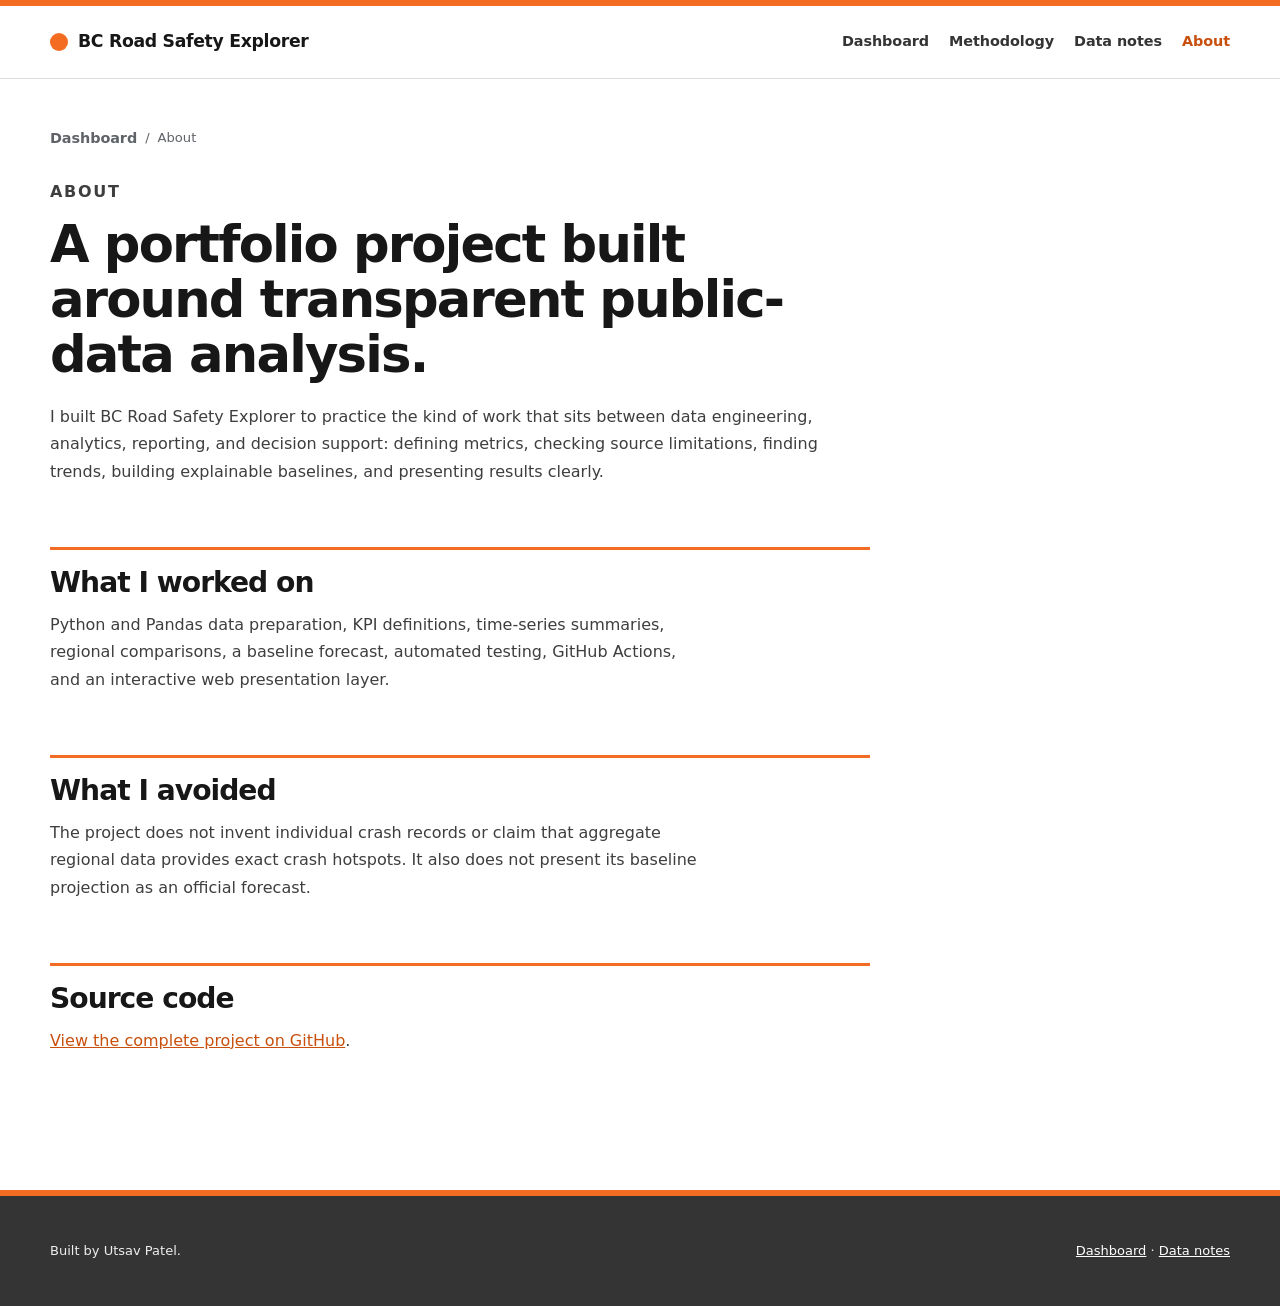
<file: site/about/index.html>
<!doctype html>
<html lang="en-CA">
<head>
  <meta charset="utf-8">
  <meta name="viewport" content="width=device-width, initial-scale=1">
  <title>About the Project | BC Road Safety Explorer</title>
  <meta name="description" content="About BC Road Safety Explorer, an independent portfolio project by Utsav Patel for public-sector road safety analytics and reporting.">
  <link rel="canonical" href="https://utsav7123.github.io/bc-road-safety-explorer/about/">
  <link rel="icon" href="../assets/favicon.svg" type="image/svg+xml">
  <link rel="manifest" href="../site.webmanifest">
  <link rel="stylesheet" href="../assets/styles.css">
  <meta property="og:type" content="article">
  <meta property="og:title" content="About the Project | BC Road Safety Explorer">
  <meta property="og:description" content="An independent portfolio project focused on road safety analytics, KPI reporting, and clear communication of public data.">
  <meta property="og:url" content="https://utsav7123.github.io/bc-road-safety-explorer/about/">
  <meta property="og:image" content="https://utsav7123.github.io/bc-road-safety-explorer/assets/social-card.svg">
  <meta name="twitter:card" content="summary_large_image">
  <meta name="twitter:title" content="About the Project | BC Road Safety Explorer">
  <meta name="twitter:description" content="Road safety analytics, KPI reporting, and clear communication of public data.">
  <meta name="twitter:image" content="https://utsav7123.github.io/bc-road-safety-explorer/assets/social-card.svg">
  <script type="application/ld+json">{"@context":"https://schema.org","@type":"AboutPage","name":"About BC Road Safety Explorer","url":"https://utsav7123.github.io/bc-road-safety-explorer/about/","author":{"@type":"Person","name":"Utsav Patel","url":"https://github.com/utsav7123"}}</script>
</head>
<body>
<header class="site-header"><div class="header"><a class="brand" href="../">BC Road Safety Explorer</a><nav aria-label="Primary"><a href="../">Dashboard</a><a href="../methodology/">Methodology</a><a href="../data-notes/">Data notes</a><a href="./" aria-current="page">About</a></nav></div></header>
<main id="main">
  <nav class="breadcrumbs" aria-label="Breadcrumb"><a href="../">Dashboard</a><span aria-hidden="true">/</span><span>About</span></nav>
  <article class="article">
    <p class="eyebrow">About</p>
    <h1>A portfolio project built around transparent public-data analysis.</h1>
    <p class="lede">I built BC Road Safety Explorer to practice the kind of work that sits between data engineering, analytics, reporting, and decision support: defining metrics, checking source limitations, finding trends, building explainable baselines, and presenting results clearly.</p>
    <section class="section"><h2>What I worked on</h2><p class="section-copy">Python and Pandas data preparation, KPI definitions, time-series summaries, regional comparisons, a baseline forecast, automated testing, GitHub Actions, and an interactive web presentation layer.</p></section>
    <section class="section"><h2>What I avoided</h2><p class="section-copy">The project does not invent individual crash records or claim that aggregate regional data provides exact crash hotspots. It also does not present its baseline projection as an official forecast.</p></section>
    <section class="section"><h2>Source code</h2><p class="section-copy"><a href="https://github.com/utsav7123/bc-road-safety-explorer">View the complete project on GitHub</a>.</p></section>
  </article>
</main>
<footer><div class="footer-inner"><span>Built by Utsav Patel.</span><span><a href="../">Dashboard</a> · <a href="../data-notes/">Data notes</a></span></div></footer>
</body>
</html>
</file>
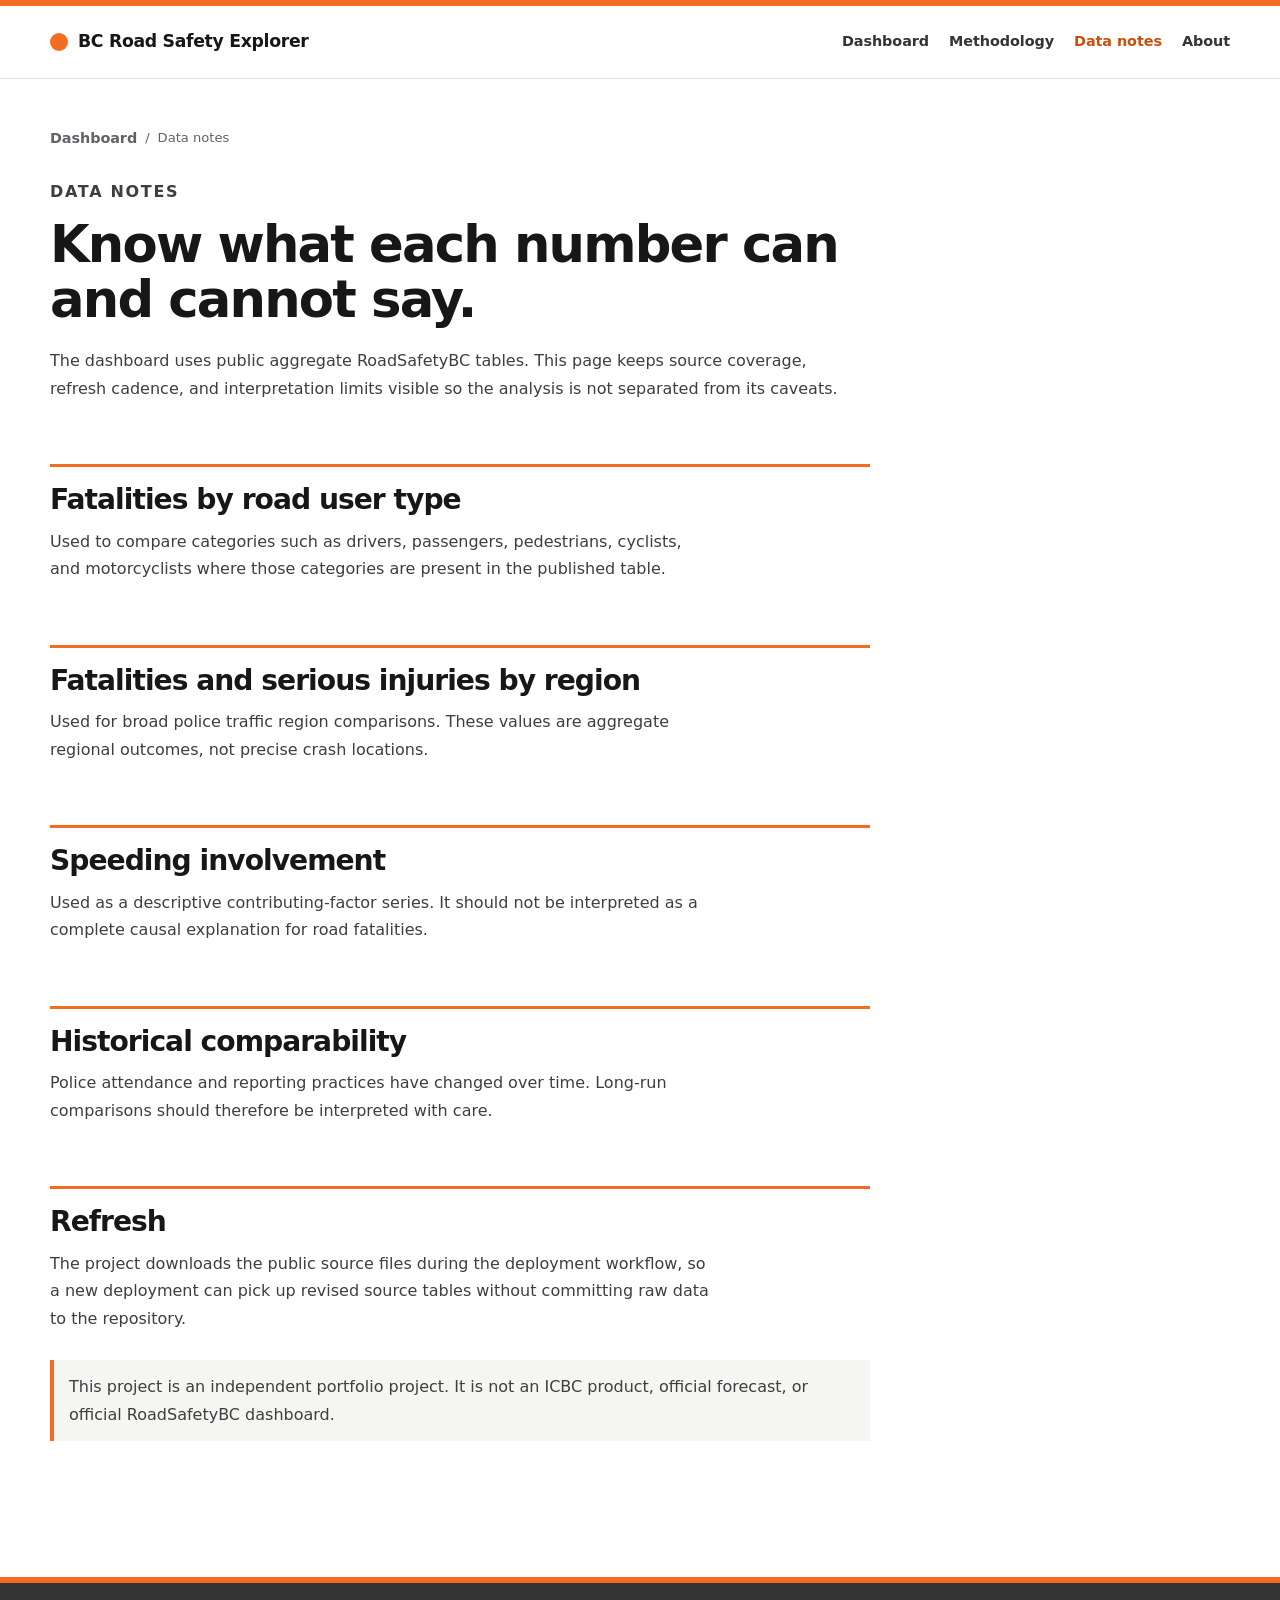
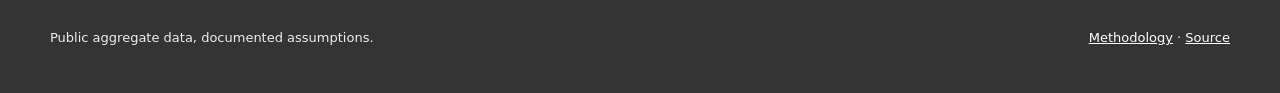
<file: site/data-notes/index.html>
<!doctype html>
<html lang="en-CA">
<head>
  <meta charset="utf-8">
  <meta name="viewport" content="width=device-width, initial-scale=1">
  <title>Data Notes | BC Road Safety Explorer</title>
  <meta name="description" content="Source coverage, refresh cadence, reporting caveats, and interpretation notes for the public road safety datasets used by BC Road Safety Explorer.">
  <link rel="canonical" href="https://utsav7123.github.io/bc-road-safety-explorer/data-notes/">
  <link rel="icon" href="../assets/favicon.svg" type="image/svg+xml">
  <link rel="manifest" href="../site.webmanifest">
  <link rel="stylesheet" href="../assets/styles.css">
  <meta property="og:type" content="article">
  <meta property="og:title" content="Data Notes | BC Road Safety Explorer">
  <meta property="og:description" content="Coverage, refresh timing, caveats, and interpretation guidance for the public BC road safety data used in the project.">
  <meta property="og:url" content="https://utsav7123.github.io/bc-road-safety-explorer/data-notes/">
  <meta property="og:image" content="https://utsav7123.github.io/bc-road-safety-explorer/assets/social-card.svg">
  <meta name="twitter:card" content="summary_large_image">
  <meta name="twitter:title" content="Data Notes | BC Road Safety Explorer">
  <meta name="twitter:description" content="Coverage and caveats for the public BC road safety data used in the project.">
  <meta name="twitter:image" content="https://utsav7123.github.io/bc-road-safety-explorer/assets/social-card.svg">
  <script type="application/ld+json">{"@context":"https://schema.org","@type":"BreadcrumbList","itemListElement":[{"@type":"ListItem","position":1,"name":"Dashboard","item":"https://utsav7123.github.io/bc-road-safety-explorer/"},{"@type":"ListItem","position":2,"name":"Data Notes","item":"https://utsav7123.github.io/bc-road-safety-explorer/data-notes/"}]}</script>
</head>
<body>
<header class="site-header"><div class="header"><a class="brand" href="../">BC Road Safety Explorer</a><nav aria-label="Primary"><a href="../">Dashboard</a><a href="../methodology/">Methodology</a><a href="./" aria-current="page">Data notes</a><a href="../about/">About</a></nav></div></header>
<main id="main">
  <nav class="breadcrumbs" aria-label="Breadcrumb"><a href="../">Dashboard</a><span aria-hidden="true">/</span><span>Data notes</span></nav>
  <article class="article">
    <p class="eyebrow">Data notes</p>
    <h1>Know what each number can and cannot say.</h1>
    <p class="lede">The dashboard uses public aggregate RoadSafetyBC tables. This page keeps source coverage, refresh cadence, and interpretation limits visible so the analysis is not separated from its caveats.</p>
    <section class="section"><h2>Fatalities by road user type</h2><p class="section-copy">Used to compare categories such as drivers, passengers, pedestrians, cyclists, and motorcyclists where those categories are present in the published table.</p></section>
    <section class="section"><h2>Fatalities and serious injuries by region</h2><p class="section-copy">Used for broad police traffic region comparisons. These values are aggregate regional outcomes, not precise crash locations.</p></section>
    <section class="section"><h2>Speeding involvement</h2><p class="section-copy">Used as a descriptive contributing-factor series. It should not be interpreted as a complete causal explanation for road fatalities.</p></section>
    <section class="section"><h2>Historical comparability</h2><p class="section-copy">Police attendance and reporting practices have changed over time. Long-run comparisons should therefore be interpreted with care.</p></section>
    <section class="section"><h2>Refresh</h2><p class="section-copy">The project downloads the public source files during the deployment workflow, so a new deployment can pick up revised source tables without committing raw data to the repository.</p></section>
    <p class="notice">This project is an independent portfolio project. It is not an ICBC product, official forecast, or official RoadSafetyBC dashboard.</p>
  </article>
</main>
<footer><div class="footer-inner"><span>Public aggregate data, documented assumptions.</span><span><a href="../methodology/">Methodology</a> · <a href="https://github.com/utsav7123/bc-road-safety-explorer">Source</a></span></div></footer>
</body>
</html>
</file>
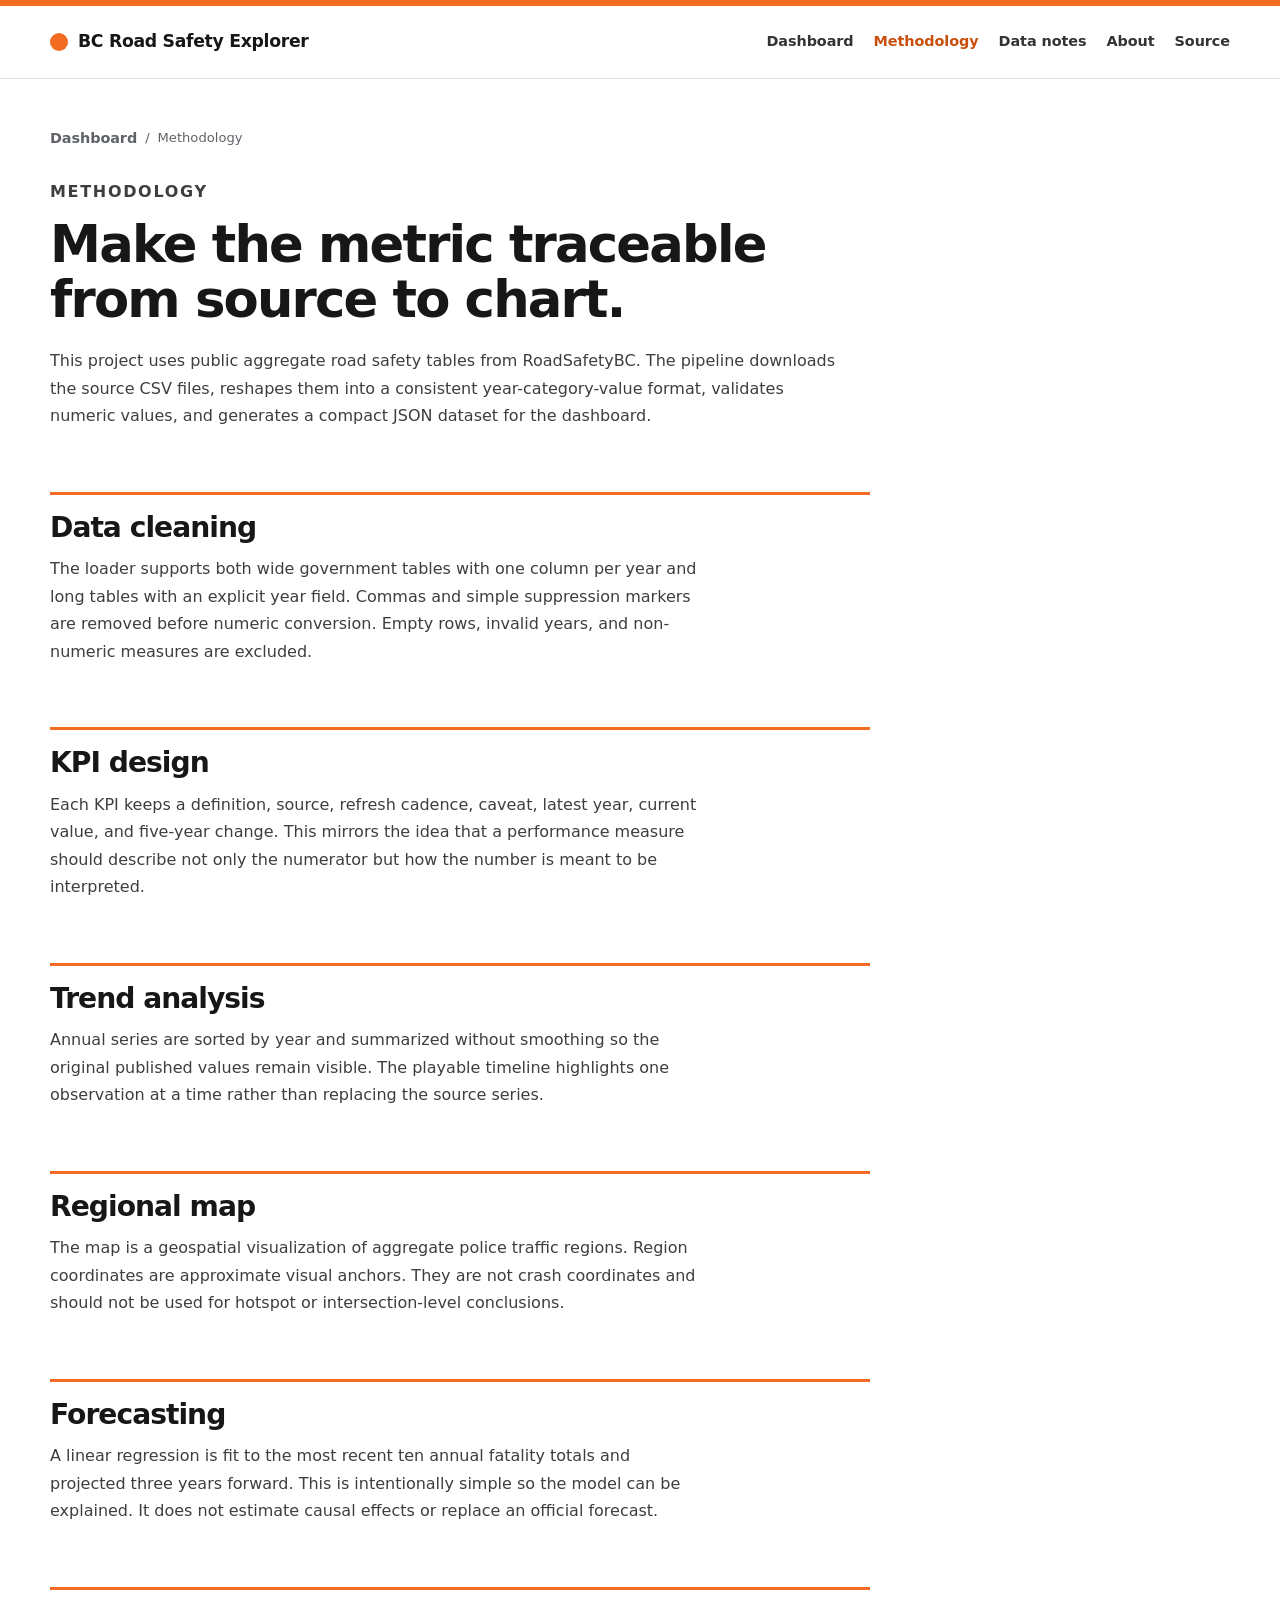
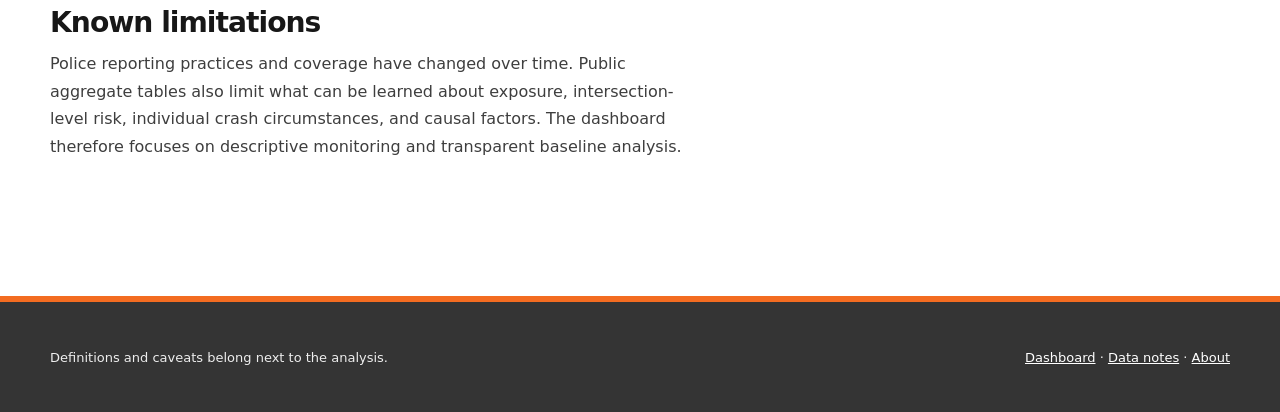
<file: site/methodology/index.html>
<!doctype html>
<html lang="en-CA">
<head>
  <meta charset="utf-8"><meta name="viewport" content="width=device-width, initial-scale=1">
  <title>Methodology | BC Road Safety Explorer</title>
  <meta name="description" content="Data sources, KPI definitions, validation rules, trend analysis, geospatial limitations, and forecasting methodology for BC Road Safety Explorer.">
  <link rel="canonical" href="https://utsav7123.github.io/bc-road-safety-explorer/methodology/">
  <link rel="icon" href="../assets/favicon.svg" type="image/svg+xml">
  <link rel="manifest" href="../site.webmanifest">
  <meta name="theme-color" content="#f36c21">
  <link rel="stylesheet" href="../assets/styles.css">
  <meta property="og:type" content="article">
  <meta property="og:title" content="Methodology | BC Road Safety Explorer">
  <meta property="og:description" content="Data sources, KPI definitions, validation rules, geospatial limitations, and forecasting methodology behind BC Road Safety Explorer.">
  <meta property="og:url" content="https://utsav7123.github.io/bc-road-safety-explorer/methodology/">
  <meta property="og:image" content="https://utsav7123.github.io/bc-road-safety-explorer/assets/social-card.svg">
  <meta name="twitter:card" content="summary_large_image">
  <meta name="twitter:title" content="Methodology | BC Road Safety Explorer">
  <meta name="twitter:description" content="How the public road safety data is cleaned, defined, compared, mapped, and forecast.">
  <meta name="twitter:image" content="https://utsav7123.github.io/bc-road-safety-explorer/assets/social-card.svg">
  <script type="application/ld+json">{"@context":"https://schema.org","@type":"BreadcrumbList","itemListElement":[{"@type":"ListItem","position":1,"name":"Dashboard","item":"https://utsav7123.github.io/bc-road-safety-explorer/"},{"@type":"ListItem","position":2,"name":"Methodology","item":"https://utsav7123.github.io/bc-road-safety-explorer/methodology/"}]}</script>
</head>
<body>
<a class="skip-link" href="#main">Skip to methodology</a>
<header class="site-header"><div class="header"><a class="brand" href="../">BC Road Safety Explorer</a><nav aria-label="Primary"><a href="../">Dashboard</a><a href="./" aria-current="page">Methodology</a><a href="../data-notes/">Data notes</a><a href="../about/">About</a><a href="https://github.com/utsav7123/bc-road-safety-explorer">Source</a></nav></div></header>
<main id="main">
  <nav class="breadcrumbs" aria-label="Breadcrumb"><a href="../">Dashboard</a><span aria-hidden="true">/</span><span>Methodology</span></nav>
  <article class="article">
    <p class="eyebrow">Methodology</p>
    <h1>Make the metric traceable from source to chart.</h1>
    <p class="lede">This project uses public aggregate road safety tables from RoadSafetyBC. The pipeline downloads the source CSV files, reshapes them into a consistent year-category-value format, validates numeric values, and generates a compact JSON dataset for the dashboard.</p>

    <section class="section"><h2>Data cleaning</h2><p class="section-copy">The loader supports both wide government tables with one column per year and long tables with an explicit year field. Commas and simple suppression markers are removed before numeric conversion. Empty rows, invalid years, and non-numeric measures are excluded.</p></section>

    <section class="section"><h2>KPI design</h2><p class="section-copy">Each KPI keeps a definition, source, refresh cadence, caveat, latest year, current value, and five-year change. This mirrors the idea that a performance measure should describe not only the numerator but how the number is meant to be interpreted.</p></section>

    <section class="section"><h2>Trend analysis</h2><p class="section-copy">Annual series are sorted by year and summarized without smoothing so the original published values remain visible. The playable timeline highlights one observation at a time rather than replacing the source series.</p></section>

    <section class="section"><h2>Regional map</h2><p class="section-copy">The map is a geospatial visualization of aggregate police traffic regions. Region coordinates are approximate visual anchors. They are not crash coordinates and should not be used for hotspot or intersection-level conclusions.</p></section>

    <section class="section"><h2>Forecasting</h2><p class="section-copy">A linear regression is fit to the most recent ten annual fatality totals and projected three years forward. This is intentionally simple so the model can be explained. It does not estimate causal effects or replace an official forecast.</p></section>

    <section class="section"><h2>Known limitations</h2><p class="section-copy">Police reporting practices and coverage have changed over time. Public aggregate tables also limit what can be learned about exposure, intersection-level risk, individual crash circumstances, and causal factors. The dashboard therefore focuses on descriptive monitoring and transparent baseline analysis.</p></section>
  </article>
</main>
<footer><div class="footer-inner"><span>Definitions and caveats belong next to the analysis.</span><span><a href="../">Dashboard</a> · <a href="../data-notes/">Data notes</a> · <a href="../about/">About</a></span></div></footer>
</body>
</html>
</file>
<file: site/assets/styles.css>
:root {
  color-scheme: light;
  --ink: #171717;
  --muted: #5f6368;
  --line: #dedede;
  --paper: #ffffff;
  --panel: #ffffff;
  --soft: #f5f5f3;
  --orange: #f36c21;
  --orange-dark: #c94f0d;
  --charcoal: #343434;
  --max: 1180px;
  --shadow: 0 8px 24px rgba(0,0,0,.06);
}

* { box-sizing: border-box; }
html { scroll-behavior: smooth; }

body {
  margin: 0;
  background: var(--paper);
  color: var(--ink);
  font-family: "Segoe UI Variable", "Segoe UI", Inter, system-ui, -apple-system, BlinkMacSystemFont, Arial, sans-serif;
  font-size: 16.5px;
  line-height: 1.62;
  -webkit-font-smoothing: antialiased;
  text-rendering: optimizeLegibility;
}

a { color: var(--orange-dark); }
a:hover { text-decoration-thickness: 2px; }

.header, main, .footer-inner {
  width: min(calc(100% - 36px), var(--max));
  margin-inline: auto;
}

.site-header {
  position: sticky;
  top: 0;
  z-index: 1000;
  background: rgba(255,255,255,.97);
  border-top: 6px solid var(--orange);
  border-bottom: 1px solid var(--line);
}

.header {
  min-height: 72px;
  display: flex;
  align-items: center;
  justify-content: space-between;
  gap: 24px;
}

.brand {
  display: inline-flex;
  align-items: center;
  gap: 10px;
  color: var(--ink);
  text-decoration: none;
  font-size: 1.08rem;
  font-weight: 760;
  letter-spacing: -.018em;
}

.brand::before {
  content: "";
  width: 18px;
  height: 18px;
  flex: 0 0 18px;
  border-radius: 50%;
  background: var(--orange);
}

nav {
  display: flex;
  flex-wrap: wrap;
  gap: 20px;
}

nav a {
  color: var(--charcoal);
  text-decoration: none;
  font-size: .9rem;
  font-weight: 650;
  letter-spacing: -.005em;
}

nav a:hover,
nav a[aria-current="page"] {
  color: var(--orange-dark);
}

.skip-link {
  position: fixed;
  left: 16px;
  top: 14px;
  transform: translateY(-180%);
  z-index: 2000;
  background: var(--ink);
  color: white;
  padding: 10px 14px;
  font-weight: 700;
  text-decoration: none;
}

.skip-link:focus { transform: translateY(0); }

main { padding: 48px 0 80px; }

.hero {
  min-height: auto;
  padding: 44px 0 36px;
  border-bottom: 1px solid var(--line);
}

.eyebrow {
  margin: 0 0 11px;
  color: var(--orange-dark);
  text-transform: uppercase;
  letter-spacing: .105em;
  font-size: .76rem;
  font-weight: 760;
}

h1, h2, h3 {
  line-height: 1.08;
  letter-spacing: -.035em;
}

h1 {
  margin: 0;
  max-width: 900px;
  font-size: clamp(2.65rem, 5.4vw, 4.35rem);
  font-weight: 760;
  max-width: 940px;
}

h2 {
  margin: 0 0 12px;
  font-size: clamp(1.65rem, 2.6vw, 2.15rem);
  font-weight: 730;
}

h3 {
  margin: 0 0 8px;
  font-size: 1.08rem;
  font-weight: 720;
}

.lede {
  max-width: 790px;
  margin: 20px 0 0;
  color: var(--charcoal);
  font-size: clamp(1.04rem, 1.5vw, 1.16rem);
  line-height: 1.68;
}

.hero-actions {
  display: flex;
  flex-wrap: wrap;
  gap: 10px;
  margin-top: 26px;
}

.button {
  display: inline-flex;
  align-items: center;
  padding: 11px 16px;
  border: 2px solid var(--ink);
  background: white;
  color: var(--ink);
  text-decoration: none;
  font-weight: 740;
}

.button:hover {
  background: var(--soft);
}

.button.primary {
  background: var(--orange);
  border-color: var(--orange);
  color: #111;
}

.button.primary:hover {
  background: #ff7a2c;
}

.notice {
  margin-top: 28px;
  padding: 13px 15px;
  border-left: 4px solid var(--orange);
  background: var(--soft);
  color: var(--charcoal);
  font-size: 14px;
}

.section { margin-top: 62px; }

.section-head {
  display: flex;
  align-items: end;
  justify-content: space-between;
  gap: 24px;
  margin-bottom: 18px;
}

.section-copy {
  max-width: 660px;
  color: var(--muted);
}

.kpi-grid {
  display: grid;
  grid-template-columns: repeat(3, minmax(0,1fr));
  gap: 14px;
}

.card,
.chart-card,
.map-card {
  background: var(--panel);
  border: 1px solid var(--line);
}

.card {
  min-height: 150px;
  padding: 20px;
}

.card::before {
  content: "";
  display: block;
  width: 42px;
  height: 4px;
  margin-bottom: 18px;
  background: var(--orange);
}

.chart-card,
.map-card {
  padding: 20px;
}

.kpi-label {
  color: var(--muted);
  font-size: .82rem;
  font-weight: 650;
}

.kpi-value {
  margin: 8px 0 3px;
  font-size: clamp(2rem, 3.3vw, 2.55rem);
  line-height: 1;
  font-weight: 760;
  letter-spacing: -.04em;
}

.kpi-meta {
  color: var(--muted);
  font-size: .78rem;
  line-height: 1.45;
}

.grid-2 {
  display: grid;
  grid-template-columns: 1.1fr .9fr;
  gap: 18px;
}

.chart-wrap {
  position: relative;
  height: 370px;
}

#map {
  height: 460px;
  overflow: hidden;
  border: 1px solid var(--line);
}

.timeline-shell {
  display: grid;
  grid-template-columns: 1fr auto;
  align-items: center;
  gap: 14px;
  margin-top: 16px;
}

input[type="range"] {
  width: 100%;
  accent-color: var(--orange);
}

.year-readout {
  min-width: 84px;
  text-align: right;
  font-size: 1.2rem;
  font-weight: 740;
}

.story {
  display: grid;
  gap: 0;
  border-top: 1px solid var(--line);
}

.story-step {
  padding: 18px 0;
  border-bottom: 1px solid var(--line);
}

.dictionary {
  display: grid;
  grid-template-columns: repeat(2, 1fr);
  gap: 14px;
}

.badge {
  display: inline-flex;
  padding: 4px 8px;
  margin-bottom: 10px;
  background: var(--orange);
  color: #111;
  font-size: .72rem;
  font-weight: 760;
  text-transform: uppercase;
  letter-spacing: .05em;
}

.breadcrumbs {
  display: flex;
  flex-wrap: wrap;
  gap: 8px;
  margin: 0 0 28px;
  color: var(--muted);
  font-size: .82rem;
}

.breadcrumbs a { color: inherit; }

.article { max-width: 820px; }
.article h1 { font-size: clamp(2.4rem, 4vw, 3.9rem); }
.article h2 {
  margin-top: 42px;
  padding-top: 18px;
  border-top: 3px solid var(--orange);
}
.article p,
.article li { color: #3e3e3e; }

.callout {
  border-left: 4px solid var(--orange);
  background: var(--soft);
  padding: 14px 16px;
}

footer {
  margin-top: 40px;
  background: var(--charcoal);
  border-top: 6px solid var(--orange);
}

.footer-inner {
  min-height: 110px;
  display: flex;
  align-items: center;
  justify-content: space-between;
  gap: 24px;
  color: #eeeeee;
  font-size: 13px;
}

.footer-inner a { color: #ffffff; }

.leaflet-container { background: #efefec; }

.leaflet-popup-content-wrapper,
.leaflet-popup-tip {
  color: var(--ink);
  background: white;
}

@media (max-width: 820px) {
  .kpi-grid,
  .grid-2,
  .dictionary {
    grid-template-columns: 1fr;
  }

  .section-head {
    display: block;
  }

  .section-head .section-copy { margin-top: 8px; }

  .header,
  .footer-inner {
    align-items: flex-start;
    flex-direction: column;
    justify-content: center;
    padding: 14px 0;
  }
}

@media (prefers-reduced-motion: reduce) {
  * { scroll-behavior: auto !important; }
}

/* Typography rhythm */
p { margin-top: 0; }
.section-head h2 { max-width: 760px; }
.section-copy { font-size: .98rem; line-height: 1.68; }
.chart-card > h3,
.card > h3 { font-size: 1.02rem; }
.article p,
.article li { font-size: 1rem; line-height: 1.72; }
.article h2 { font-size: clamp(1.45rem, 2.2vw, 1.95rem); }
.footer-inner { line-height: 1.5; }
.leaflet-popup-content { font-family: "Segoe UI Variable", "Segoe UI", Inter, system-ui, sans-serif; font-size: 14px; line-height: 1.5; }

@media (max-width: 640px) {
  body { font-size: 16px; }
  h1 { font-size: clamp(2.25rem, 11vw, 3.35rem); }
  h2 { font-size: clamp(1.5rem, 7vw, 1.95rem); }
  .lede { font-size: 1rem; }
  nav a { font-size: .88rem; }
  .kpi-value { font-size: 2rem; }
}
</file>
